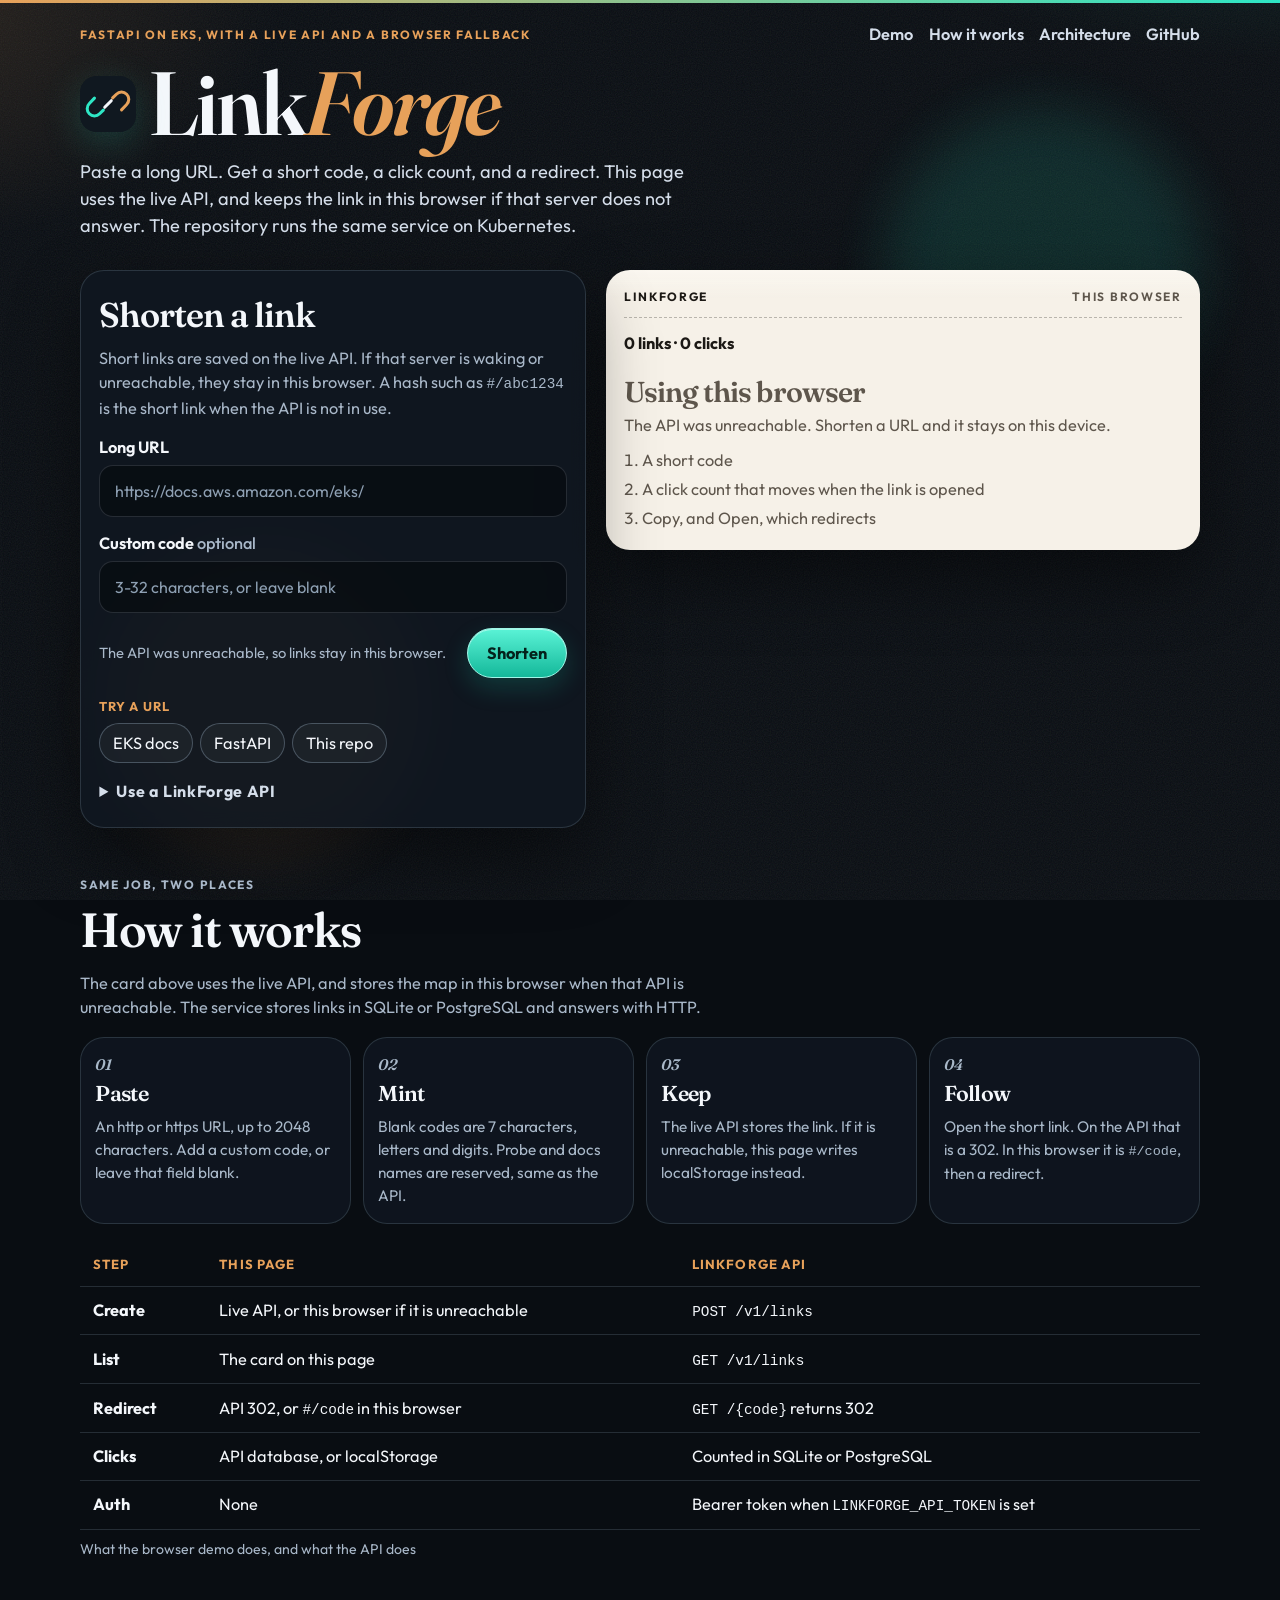
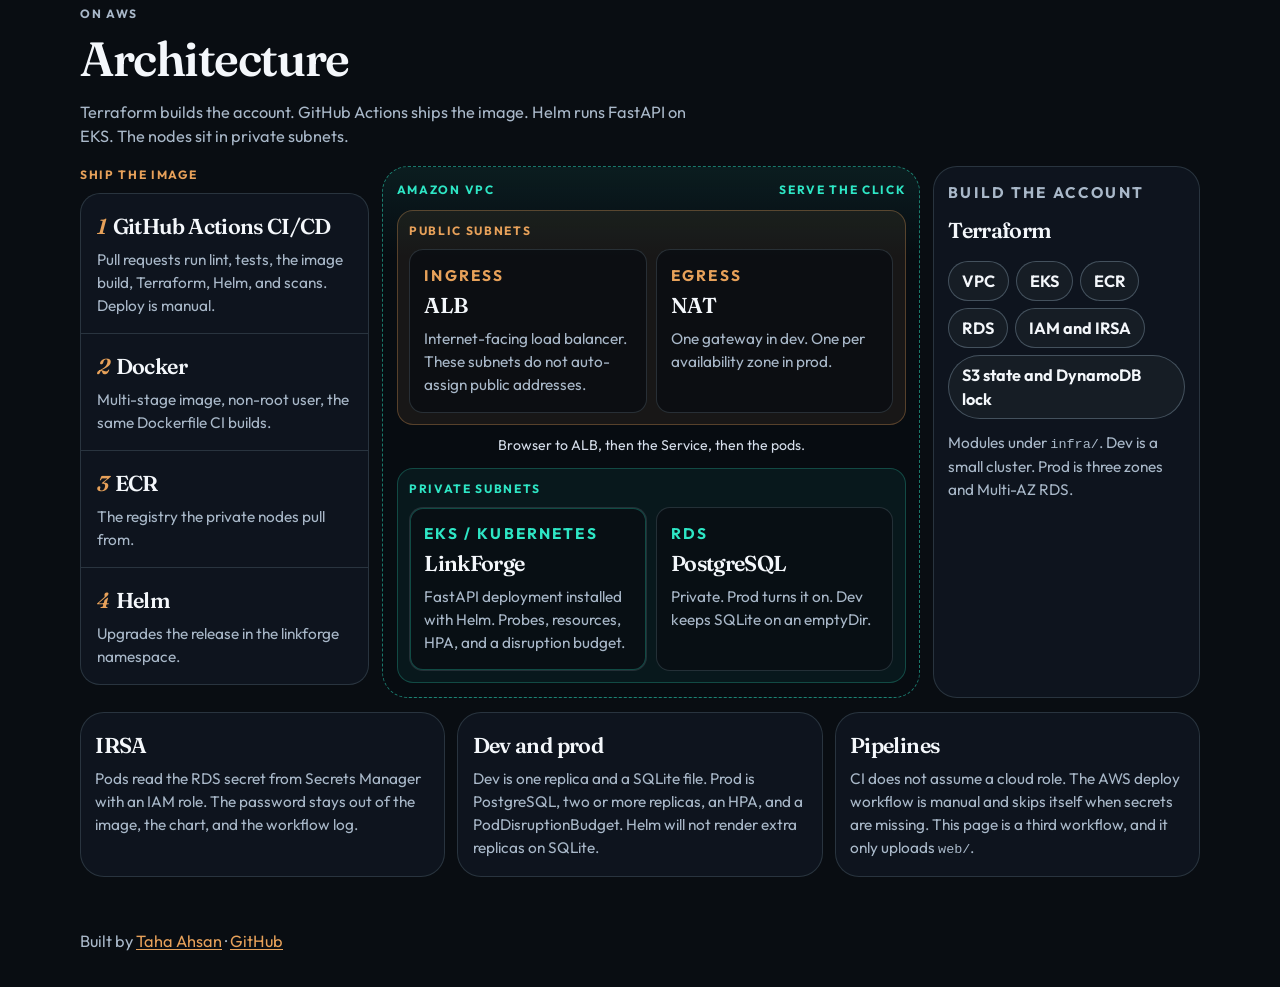
<file: web/index.html>
<!DOCTYPE html>
<html lang="en">
  <head>
    <meta charset="utf-8" />
    <meta name="viewport" content="width=device-width, initial-scale=1" />
    <title>LinkForge — URL shortener on EKS</title>
    <meta
      name="description"
      content="Paste a long URL, get a short code, and follow it in the browser. LinkForge is a FastAPI shortener packaged for AWS EKS."
    />
    <meta name="theme-color" content="#090d12" />
    <link rel="canonical" href="https://taha080.github.io/aws-eks-devops-platform/" />
    <meta property="og:title" content="LinkForge" />
    <meta
      property="og:description"
      content="A URL shortener you can try in the browser, and the EKS platform that runs the real API."
    />
    <meta property="og:type" content="website" />
    <meta property="og:url" content="https://taha080.github.io/aws-eks-devops-platform/" />
    <link rel="icon" href="assets/favicon.svg" type="image/svg+xml" />
    <link rel="stylesheet" href="css/styles.css" />
  </head>
  <body>
    <a class="skip" href="#url">Skip to the shortener</a>
    <div class="atmosphere" aria-hidden="true">
      <span class="glow glow-a"></span>
      <span class="glow glow-b"></span>
    </div>

    <header class="wrap site-header">
      <div class="topbar">
        <p class="eyebrow">FastAPI on EKS, with a live API and a browser fallback</p>
        <nav aria-label="Page">
          <a href="#demo">Demo</a>
          <a href="#how">How it works</a>
          <a href="#architecture">Architecture</a>
          <a href="https://github.com/taha080/aws-eks-devops-platform" target="_blank" rel="noopener noreferrer">GitHub</a>
        </nav>
      </div>
      <div class="title-row">
        <svg class="logo" viewBox="0 0 48 48" aria-hidden="true">
          <rect width="48" height="48" rx="14" fill="#101820" />
          <g fill="none" stroke-linecap="round" stroke-width="2.6">
            <path stroke="#2ee6c5" d="M20 29.2 16.8 32.4a6.2 6.2 0 0 1-8.8-8.8L12.4 19" />
            <path stroke="#e7a15a" d="M28 18.8 31.2 15.6a6.2 6.2 0 0 1 8.8 8.8L35.6 29" />
            <path stroke="#f4f7fb" d="M21.2 26.8 26.8 21.2" />
          </g>
        </svg>
        <h1>Link<em>Forge</em></h1>
      </div>
      <p class="lede">
        Paste a long URL. Get a short code, a click count, and a redirect. This page uses the live API, and keeps the
        link in this browser if that server does not answer. The repository runs the same service on Kubernetes.
      </p>
    </header>

    <main>
      <section id="demo" class="wrap layout" aria-labelledby="demo-title">
        <div class="panel">
          <div class="panel-head">
            <h2 id="demo-title">Shorten a link</h2>
            <p>
              Short links are saved on the live API. If that server is waking or unreachable, they stay in this
              browser. A hash such as <span class="mono">#/abc1234</span> is the short link when the API is not in use.
            </p>
          </div>
          <form id="composer" novalidate>
            <label for="url">Long URL</label>
            <input
              id="url"
              name="url"
              type="text"
              inputmode="url"
              autocomplete="url"
              spellcheck="false"
              placeholder="https://docs.aws.amazon.com/eks/"
            />
            <label for="code">Custom code <span>optional</span></label>
            <input
              id="code"
              name="code"
              type="text"
              maxlength="32"
              autocapitalize="off"
              autocorrect="off"
              spellcheck="false"
              placeholder="3-32 characters, or leave blank"
            />
            <p id="form-error" class="form-error" role="alert" hidden></p>
            <div class="composer-bar">
              <p id="storage-hint" class="hint is-waking" role="status" aria-live="polite">Waking server…</p>
              <button id="shorten" class="shorten-btn" type="submit">Shorten</button>
            </div>
          </form>

          <div class="examples">
            <p id="examples-label">Try a URL</p>
            <div id="chips" class="chips" role="group" aria-labelledby="examples-label"></div>
          </div>

          <details class="method" id="api-panel">
            <summary>Use a LinkForge API</summary>
            <form id="api-form">
              <p>
                This page already uses the live API. Point it somewhere else, or choose “Use this browser”. Creating a
                link calls <span class="mono">POST /v1/links</span>. The list calls
                <span class="mono">GET /v1/links</span>. Delete calls <span class="mono">DELETE /v1/links/{code}</span>.
                Open follows the API redirect at <span class="mono">GET /{code}</span>. You can also land here with
                <span class="mono">?api=</span> and the base URL.
              </p>
              <label for="api-base">API base URL</label>
              <input
                id="api-base"
                type="text"
                inputmode="url"
                spellcheck="false"
                placeholder="https://linkforge-api-8n7y.onrender.com"
                value="https://linkforge-api-8n7y.onrender.com"
                autocomplete="off"
              />
              <label for="api-token">Bearer token <span>optional</span></label>
              <input id="api-token" type="password" autocomplete="off" placeholder="Only if LINKFORGE_API_TOKEN is set" />
              <p id="api-status" class="hint" role="status" aria-live="polite">
                Waking server… a free instance can take about 50 seconds.
              </p>
              <p id="api-error" class="form-error" role="alert" hidden></p>
              <div class="api-actions">
                <button id="api-connect" class="quiet-btn" type="submit">Connect</button>
                <button id="api-disconnect" class="quiet-btn" type="button">Use this browser</button>
                <button id="api-forget" class="quiet-btn" type="button" hidden>Remove saved token</button>
              </div>
              <p class="hint">
                The token stays in this browser. The API must allow this page's origin in
                <span class="mono">LINKFORGE_CORS_ORIGINS</span>. Write routes stay open when the token is empty.
              </p>
            </form>
          </details>
        </div>

        <section class="ticket" id="ledger" aria-labelledby="ledger-title">
          <div class="ticket-brand">
            <span>LinkForge</span>
            <span id="ledger-mode" class="is-waking">Waking server</span>
          </div>
          <h2 id="ledger-title" class="sr-only">Your links</h2>
          <p class="stats" id="stats">0 links · 0 clicks</p>
          <p id="ledger-note" class="ledger-note" hidden></p>
          <div id="empty" class="placeholder">
            <p id="empty-kicker" class="placeholder-kicker">Waking server</p>
            <p id="empty-copy">
              The free instance is starting. This can take about 50 seconds. If it does not answer, links stay in this
              browser.
            </p>
            <ol>
              <li>A short code</li>
              <li>A click count that moves when the link is opened</li>
              <li>Copy, and Open, which redirects</li>
            </ol>
          </div>
          <div id="list" class="link-list"></div>
        </section>
      </section>

      <section id="how" class="wrap band" aria-labelledby="how-title">
        <div class="band-head">
          <p class="eyebrow">Same job, two places</p>
          <h2 id="how-title">How it works</h2>
          <p>
            The card above uses the live API, and stores the map in this browser when that API is unreachable. The
            service stores links in SQLite or PostgreSQL and answers with HTTP.
          </p>
        </div>
        <ol class="steps">
          <li class="step">
            <p class="step-num">01</p>
            <h3>Paste</h3>
            <p>An http or https URL, up to 2048 characters. Add a custom code, or leave that field blank.</p>
          </li>
          <li class="step">
            <p class="step-num">02</p>
            <h3>Mint</h3>
            <p>Blank codes are 7 characters, letters and digits. Probe and docs names are reserved, same as the API.</p>
          </li>
          <li class="step">
            <p class="step-num">03</p>
            <h3>Keep</h3>
            <p>The live API stores the link. If it is unreachable, this page writes localStorage instead.</p>
          </li>
          <li class="step">
            <p class="step-num">04</p>
            <h3>Follow</h3>
            <p>Open the short link. On the API that is a 302. In this browser it is <span class="mono">#/code</span>, then a redirect.</p>
          </li>
        </ol>
        <div class="table-wrap">
          <table class="routes">
            <caption>What the browser demo does, and what the API does</caption>
            <thead>
              <tr>
                <th scope="col">Step</th>
                <th scope="col">This page</th>
                <th scope="col">LinkForge API</th>
              </tr>
            </thead>
            <tbody>
              <tr>
                <th scope="row">Create</th>
                <td>Live API, or this browser if it is unreachable</td>
                <td><span class="mono">POST /v1/links</span></td>
              </tr>
              <tr>
                <th scope="row">List</th>
                <td>The card on this page</td>
                <td><span class="mono">GET /v1/links</span></td>
              </tr>
              <tr>
                <th scope="row">Redirect</th>
                <td>API 302, or <span class="mono">#/code</span> in this browser</td>
                <td><span class="mono">GET /{code}</span> returns 302</td>
              </tr>
              <tr>
                <th scope="row">Clicks</th>
                <td>API database, or localStorage</td>
                <td>Counted in SQLite or PostgreSQL</td>
              </tr>
              <tr>
                <th scope="row">Auth</th>
                <td>None</td>
                <td>Bearer token when <span class="mono">LINKFORGE_API_TOKEN</span> is set</td>
              </tr>
            </tbody>
          </table>
        </div>
      </section>

      <section id="architecture" class="wrap band" aria-labelledby="architecture-title">
        <div class="band-head">
          <p class="eyebrow">On AWS</p>
          <h2 id="architecture-title">Architecture</h2>
          <p>
            Terraform builds the account. GitHub Actions ships the image. Helm runs FastAPI on EKS. The nodes sit in
            private subnets.
          </p>
        </div>

        <div class="map">
          <div class="map-col">
            <p class="map-kicker">Ship the image</p>
            <ol class="rail">
              <li>
                <h3>GitHub Actions CI/CD</h3>
                <p>Pull requests run lint, tests, the image build, Terraform, Helm, and scans. Deploy is manual.</p>
              </li>
              <li>
                <h3>Docker</h3>
                <p>Multi-stage image, non-root user, the same Dockerfile CI builds.</p>
              </li>
              <li>
                <h3>ECR</h3>
                <p>The registry the private nodes pull from.</p>
              </li>
              <li>
                <h3>Helm</h3>
                <p>Upgrades the release in the linkforge namespace.</p>
              </li>
            </ol>
          </div>

          <div class="vpc">
            <p class="vpc-label"><span>Amazon VPC</span><span>Serve the click</span></p>
            <div class="subnet public">
              <p class="subnet-name">Public subnets</p>
              <div class="subnet-nodes">
                <article class="node">
                  <p class="node-kicker">Ingress</p>
                  <h3>ALB</h3>
                  <p>Internet-facing load balancer. These subnets do not auto-assign public addresses.</p>
                </article>
                <article class="node">
                  <p class="node-kicker">Egress</p>
                  <h3>NAT</h3>
                  <p>One gateway in dev. One per availability zone in prod.</p>
                </article>
              </div>
            </div>
            <p class="hop">Browser to ALB, then the Service, then the pods.</p>
            <div class="subnet private">
              <p class="subnet-name">Private subnets</p>
              <div class="subnet-nodes">
                <article class="node node-main">
                  <p class="node-kicker">EKS / Kubernetes</p>
                  <h3>LinkForge</h3>
                  <p>FastAPI deployment installed with Helm. Probes, resources, HPA, and a disruption budget.</p>
                </article>
                <article class="node">
                  <p class="node-kicker">RDS</p>
                  <h3>PostgreSQL</h3>
                  <p>Private. Prod turns it on. Dev keeps SQLite on an emptyDir.</p>
                </article>
              </div>
            </div>
          </div>

          <aside class="platform">
            <p class="map-kicker">Build the account</p>
            <h3>Terraform</h3>
            <ul class="pills">
              <li>VPC</li>
              <li>EKS</li>
              <li>ECR</li>
              <li>RDS</li>
              <li>IAM and IRSA</li>
              <li>S3 state and DynamoDB lock</li>
            </ul>
            <p>Modules under <span class="mono">infra/</span>. Dev is a small cluster. Prod is three zones and Multi-AZ RDS.</p>
          </aside>
        </div>

        <div class="notes">
          <article>
            <h3>IRSA</h3>
            <p>
              Pods read the RDS secret from Secrets Manager with an IAM role. The password stays out of the image, the
              chart, and the workflow log.
            </p>
          </article>
          <article>
            <h3>Dev and prod</h3>
            <p>
              Dev is one replica and a SQLite file. Prod is PostgreSQL, two or more replicas, an HPA, and a
              PodDisruptionBudget. Helm will not render extra replicas on SQLite.
            </p>
          </article>
          <article>
            <h3>Pipelines</h3>
            <p>
              CI does not assume a cloud role. The AWS deploy workflow is manual and skips itself when secrets are
              missing. This page is a third workflow, and it only uploads <span class="mono">web/</span>.
            </p>
          </article>
        </div>
      </section>
    </main>

    <footer class="wrap site-footer">
      <p>
        Built by
        <a href="https://www.linkedin.com/in/taha-ahsan-832475270/" target="_blank" rel="noopener noreferrer">Taha Ahsan</a>
        ·
        <a href="https://github.com/taha080" target="_blank" rel="noopener noreferrer">GitHub</a>
      </p>
    </footer>

    <div id="gate" class="gate" hidden>
      <div class="gate-card" role="dialog" aria-modal="true" aria-labelledby="gate-title">
        <p id="gate-kicker" class="eyebrow">Short link</p>
        <h2 id="gate-title">Taking you there</h2>
        <p id="gate-copy"></p>
        <p id="gate-url" class="gate-url"></p>
        <div class="gate-bar" id="gate-bar" hidden><span></span></div>
        <div class="gate-actions">
          <a id="gate-go" class="shorten-btn" href="" rel="noopener noreferrer">Continue</a>
          <button id="gate-stay" class="quiet-btn" type="button">Stay here</button>
        </div>
      </div>
    </div>

    <noscript>LinkForge's demo needs JavaScript. The shortener still runs entirely in your browser once it is on.</noscript>
    <script src="js/engine.js"></script>
    <script src="js/app.js"></script>
  </body>
</html>
</file>
<file: web/css/styles.css>
@font-face {
  font-family: "Fraunces";
  font-style: normal;
  font-weight: 600;
  font-display: swap;
  src: url("../fonts/fraunces-600.woff2") format("woff2");
}

@font-face {
  font-family: "Fraunces";
  font-style: italic;
  font-weight: 600;
  font-display: swap;
  src: url("../fonts/fraunces-600-italic.woff2") format("woff2");
}

@font-face {
  font-family: "Outfit";
  font-style: normal;
  font-weight: 400 700;
  font-display: swap;
  src: url("../fonts/outfit-latin.woff2") format("woff2");
}

:root {
  --bg: #090d12;
  --raise: rgba(16, 24, 34, 0.78);
  --ink: #f4f7fb;
  --muted: #d5deea;
  --dim: #a9b8c9;
  --line: rgba(186, 214, 236, 0.16);
  --copper: #e7a15a;
  --teal: #2ee6c5;
  --teal-ink: #04221c;
  --paper: #f6f1e8;
  --paper-ink: #1c1915;
  --paper-dim: #5e564c;
  --shadow: 0 28px 70px rgba(0, 0, 0, 0.42);
  --display: "Fraunces", Georgia, "Times New Roman", serif;
  --sans: "Outfit", "Segoe UI", sans-serif;
  --mono: ui-monospace, "SFMono-Regular", "Cascadia Code", monospace;
  color-scheme: dark;
}

* { box-sizing: border-box; }

[hidden] { display: none !important; }

html { scroll-behavior: smooth; }

body {
  margin: 0;
  min-height: 100vh;
  display: flex;
  flex-direction: column;
  color: var(--ink);
  font-family: var(--sans);
  font-size: 1.02rem;
  line-height: 1.5;
  background:
    radial-gradient(880px 460px at 100% -8%, rgba(46, 230, 197, 0.16), transparent 58%),
    radial-gradient(720px 420px at -12% 0%, rgba(231, 161, 90, 0.16), transparent 60%),
    var(--bg);
}

body::before {
  content: "";
  position: fixed;
  inset: 0;
  pointer-events: none;
  opacity: 0.16;
  background-image: url("data:image/svg+xml,%3Csvg xmlns='http://www.w3.org/2000/svg' width='140' height='140'%3E%3Cfilter id='n'%3E%3CfeTurbulence type='fractalNoise' baseFrequency='.85' numOctaves='2' stitchTiles='stitch'/%3E%3C/filter%3E%3Crect width='140' height='140' filter='url(%23n)' opacity='.55'/%3E%3C/svg%3E");
  z-index: 0;
}

body::after {
  content: "";
  position: fixed;
  top: 0;
  left: 0;
  right: 0;
  height: 3px;
  z-index: 30;
  pointer-events: none;
  background: linear-gradient(90deg, var(--copper), var(--teal));
}

.atmosphere { position: fixed; inset: 0; pointer-events: none; overflow: hidden; z-index: 0; }

.glow {
  position: absolute;
  width: 320px;
  height: 320px;
  border-radius: 50%;
  filter: blur(28px);
  opacity: 0.45;
}

.glow-a {
  top: 12%;
  right: 6%;
  background: rgba(46, 230, 197, 0.28);
  animation: drift 16s ease-in-out infinite alternate;
}

.glow-b {
  bottom: 4%;
  left: 8%;
  background: rgba(231, 161, 90, 0.22);
  animation: drift 20s ease-in-out infinite alternate-reverse;
}

@keyframes drift {
  from { transform: translate3d(0, 0, 0); }
  to { transform: translate3d(-28px, 18px, 0); }
}

.skip {
  position: absolute;
  left: 12px;
  top: -48px;
  background: var(--teal);
  color: var(--teal-ink);
  padding: 0.4rem 0.7rem;
  border-radius: 8px;
  z-index: 40;
}

.skip:focus { top: 12px; }

.wrap {
  width: min(1120px, calc(100% - 32px));
  margin-inline: auto;
  position: relative;
  z-index: 1;
}

.site-header { padding: 1.4rem 0 0.4rem; }

.topbar {
  display: flex;
  justify-content: space-between;
  align-items: center;
  gap: 1rem 1.4rem;
  flex-wrap: wrap;
}

.eyebrow, .map-kicker, .node-kicker, .subnet-name {
  margin: 0;
  letter-spacing: 0.14em;
  text-transform: uppercase;
  font-size: 0.75rem;
  font-weight: 700;
  color: var(--copper);
}

.topbar nav {
  display: flex;
  flex-wrap: wrap;
  gap: 0.35rem 0.95rem;
}

.topbar a {
  color: var(--muted);
  text-decoration: none;
  font-weight: 600;
}

.topbar a:hover { color: var(--ink); }

.title-row {
  display: flex;
  align-items: center;
  gap: 0.75rem;
  margin-top: 1.1rem;
}

.logo {
  width: 56px;
  height: 56px;
  flex: none;
  filter: drop-shadow(0 10px 18px rgba(46, 230, 197, 0.18));
}

h1, h2, .placeholder-kicker, .link-code, .step-num {
  font-family: var(--display);
  font-weight: 600;
  letter-spacing: -0.03em;
}

h1 {
  margin: 0;
  font-size: clamp(3rem, 12vw, 5.6rem);
  line-height: 0.88;
}

h1 em {
  font-style: italic;
  color: var(--copper);
}

.lede, .band-head p, .panel-head p, .hint, .step p, .node p, .platform p, .notes p, .rail p {
  color: var(--dim);
}

.lede {
  max-width: 40rem;
  margin: 0.9rem 0 0;
  color: var(--muted);
  font-size: 1.14rem;
}

.layout {
  display: grid;
  grid-template-columns: minmax(0, 0.92fr) minmax(0, 1.08fr);
  gap: 1.2rem;
  align-items: start;
  padding: 1.5rem 0 0.4rem;
}

.panel, .ticket, .step, .notes article, .rail li, .node, .platform {
  border-radius: 24px;
}

.panel {
  background: var(--raise);
  border: 1px solid var(--line);
  padding: 1.15rem 1.15rem 1.05rem;
  box-shadow: var(--shadow);
  backdrop-filter: blur(8px);
}

.panel-head h2, .band-head h2, .gate-card h2 {
  margin: 0 0 0.3rem;
  font-size: clamp(1.7rem, 3vw, 2.15rem);
}

.panel-head p, .band-head p { margin: 0; }

label {
  display: block;
  margin-top: 0.9rem;
  font-weight: 650;
}

label span { color: var(--dim); font-weight: 500; }

input[type="text"], input[type="password"] {
  width: 100%;
  margin-top: 0.35rem;
  min-height: 52px;
  border-radius: 14px;
  border: 1px solid rgba(220, 232, 244, 0.14);
  background: rgba(5, 8, 12, 0.55);
  color: var(--ink);
  font: inherit;
  font-size: 1rem;
  padding: 0.7rem 0.9rem;
}

input::placeholder { color: #8ea0b3; }

.composer-bar, .api-actions, .gate-actions {
  display: flex;
  justify-content: space-between;
  align-items: center;
  gap: 0.75rem;
  margin-top: 0.9rem;
}

.hint { margin: 0; font-size: 0.92rem; }

@keyframes wake-pulse {
  50% { opacity: 0.55; }
}

.hint.is-waking {
  color: var(--teal);
  animation: wake-pulse 1.6s ease-in-out infinite;
}

#ledger-mode.is-waking { color: #0f766e; }

.composer-bar .hint { flex: 1; }

.composer-bar .shorten-btn { flex-shrink: 0; }

.shorten-btn, .quiet-btn, .chip, .ghost {
  font: inherit;
  cursor: pointer;
}

.shorten-btn {
  border: 1px solid #9ff7e8;
  background: linear-gradient(180deg, #5af3d6, #14b89a);
  color: var(--teal-ink);
  font-weight: 700;
  border-radius: 999px;
  min-height: 48px;
  padding: 0.75rem 1.2rem;
  text-decoration: none;
  display: inline-flex;
  align-items: center;
  justify-content: center;
  box-shadow: inset 0 1px 0 rgba(255, 255, 255, 0.45), 0 10px 24px rgba(20, 184, 154, 0.22);
}

.shorten-btn:hover { filter: brightness(1.05); }
.shorten-btn:active { transform: translateY(1px); }
.shorten-btn:disabled, .quiet-btn:disabled { opacity: 0.6; cursor: wait; }

.form-error, .ledger-note {
  margin: 0.75rem 0 0;
  border-radius: 12px;
  padding: 0.55rem 0.75rem;
}

.form-error {
  color: #ffd7cc;
  background: rgba(180, 60, 40, 0.32);
}

.examples { margin-top: 1.15rem; }

.examples > p, .method summary {
  margin: 0 0 0.45rem;
  font-size: 0.8rem;
  letter-spacing: 0.08em;
  text-transform: uppercase;
  color: var(--copper);
  font-weight: 700;
}

.chips, .pills { display: flex; flex-wrap: wrap; gap: 0.45rem; }

.chip, .quiet-btn, .pills li {
  min-height: 40px;
  border-radius: 999px;
  border: 1px solid rgba(186, 214, 236, 0.28);
  background: rgba(244, 247, 251, 0.04);
  color: var(--ink);
  padding: 0.4rem 0.8rem;
}

.chip:hover, .chip.is-on, .quiet-btn:hover {
  background: rgba(46, 230, 197, 0.12);
  border-color: rgba(46, 230, 197, 0.7);
}

.method { margin-top: 1rem; }
.method summary { cursor: pointer; letter-spacing: 0.04em; text-transform: none; font-size: 1rem; color: var(--muted); }
.method p { margin: 0.55rem 0 0; color: var(--dim); }
.method .hint { margin-top: 0.7rem; }

.api-actions { flex-wrap: wrap; justify-content: flex-start; }

.ticket {
  background:
    linear-gradient(180deg, rgba(255, 252, 247, 0.55), transparent 28px),
    var(--paper);
  color: var(--paper-ink);
  color-scheme: light;
  padding: 1.1rem 1.15rem 1.2rem;
  box-shadow: var(--shadow);
}

.ticket-brand {
  display: flex;
  justify-content: space-between;
  gap: 1rem;
  padding-bottom: 0.7rem;
  border-bottom: 1px dashed rgba(28, 25, 21, 0.28);
  font-size: 0.75rem;
  letter-spacing: 0.14em;
  text-transform: uppercase;
  font-weight: 700;
}

#ledger-mode { color: var(--paper-dim); font-weight: 650; }

.stats {
  margin: 0.85rem 0 0;
  font-weight: 700;
}

.placeholder { padding-top: 0.85rem; }
.placeholder-kicker { font-size: 1.8rem; margin: 0 0 0.35rem; }
.placeholder p { margin: 0; color: var(--paper-dim); }
.placeholder ol { margin: 0.7rem 0 0; padding-left: 1.15rem; color: var(--paper-dim); }
.placeholder li + li { margin-top: 0.28rem; }

.ledger-note {
  color: #7c2d12;
  background: rgba(180, 60, 40, 0.12);
}

.link { padding: 0.95rem 0 0.15rem; border-top: 1px solid rgba(28, 25, 21, 0.1); margin-top: 0.7rem; }

.link-head, .link-actions, .rewrite-head { display: flex; justify-content: space-between; gap: 0.8rem; align-items: flex-start; }

.link-code { margin: 0; font-size: 1.7rem; line-height: 1; }

.link-meta { text-align: right; }
.link-clicks, .link-when, .link-target, .link-short { margin: 0; }
.link-clicks { font-weight: 700; color: #0f766e; }
.link-when, .link-short { color: var(--paper-dim); }
.link-when { font-size: 0.85rem; }
.link-target {
  margin-top: 0.4rem;
  display: -webkit-box;
  -webkit-line-clamp: 2;
  -webkit-box-orient: vertical;
  overflow: hidden;
  overflow-wrap: anywhere;
}
.link-short {
  margin-top: 0.25rem;
  font-family: var(--mono);
  font-size: 0.82rem;
  overflow-wrap: anywhere;
}

.link-actions { margin-top: 0.7rem; justify-content: flex-start; flex-wrap: wrap; }

.ghost {
  min-height: 40px;
  border-radius: 999px;
  border: 1px solid rgba(28, 25, 21, 0.18);
  background: #fffaf4;
  color: var(--paper-ink);
  padding: 0.35rem 0.8rem;
  font-weight: 650;
  text-decoration: none;
  display: inline-flex;
  align-items: center;
}

.ghost:hover { border-color: #0f766e; }
.ghost.is-copied { background: #1f7a45; color: #f3fff6; border-color: #1f7a45; }
.ghost.danger[data-armed="yes"] { background: #9a3412; color: #fffaf4; border-color: #9a3412; }

.link.is-new { animation: rise 0.7s ease; }

@keyframes rise {
  from { background: rgba(20, 184, 154, 0.2); }
  to { background: transparent; }
}

.band { padding: 2.6rem 0 0.2rem; }

.band-head { max-width: 40rem; margin-bottom: 1.1rem; }
.band-head h2 { font-size: clamp(2rem, 5vw, 3rem); }

.steps {
  display: grid;
  grid-template-columns: repeat(4, minmax(0, 1fr));
  gap: 0.75rem;
  margin: 0;
  padding: 0;
  list-style: none;
}

.step, .notes article, .platform, .rail li, .node {
  background: var(--raise);
  border: 1px solid var(--line);
  padding: 0.9rem 0.9rem 1rem;
}

.step-num {
  margin: 0;
  color: var(--copper);
  font-style: italic;
  font-size: 1.6rem;
}

.step h3, .notes h3, .rail h3, .node h3, .platform h3 {
  margin: 0.15rem 0 0.3rem;
  font-family: var(--display);
  font-size: 1.35rem;
  font-weight: 600;
  letter-spacing: -0.03em;
}

.step p, .notes p, .rail p, .node p, .platform > p { margin: 0; font-size: 0.96rem; }

.table-wrap { overflow-x: auto; margin-top: 1.2rem; }

.routes {
  width: 100%;
  border-collapse: collapse;
  min-width: 36rem;
}

.routes caption {
  caption-side: bottom;
  text-align: left;
  color: var(--dim);
  padding-top: 0.55rem;
  font-size: 0.88rem;
}

.routes th, .routes td {
  text-align: left;
  padding: 0.7rem 0.8rem;
  border-bottom: 1px solid var(--line);
  vertical-align: top;
}

.routes thead th { color: var(--copper); font-size: 0.82rem; letter-spacing: 0.08em; text-transform: uppercase; }

.mono, .routes .mono, .panel .mono, .band .mono {
  font-family: var(--mono);
  font-size: 0.88em;
}

.map {
  display: grid;
  grid-template-columns: minmax(200px, 0.78fr) minmax(0, 1.45fr) minmax(190px, 0.72fr);
  gap: 0.8rem;
  align-items: stretch;
}

.rail {
  list-style: none;
  margin: 0.55rem 0 0;
  padding: 0;
  display: grid;
}

.rail li {
  border-radius: 0;
  border-bottom: 0;
  position: relative;
  padding-left: 1rem;
}

.rail li:first-child { border-radius: 20px 20px 0 0; }
.rail li:last-child { border-bottom: 1px solid var(--line); border-radius: 0 0 20px 20px; }

.rail { counter-reset: ship; }
.rail li { counter-increment: ship; }
.rail h3::before {
  content: counter(ship);
  color: var(--copper);
  font-style: italic;
  margin-right: 0.4rem;
}

.vpc {
  border: 1px dashed rgba(46, 230, 197, 0.5);
  border-radius: 26px;
  padding: 0.85rem;
  background:
    linear-gradient(180deg, rgba(46, 230, 197, 0.08), transparent 90px),
    rgba(8, 12, 18, 0.45);
}

.vpc-label {
  display: flex;
  justify-content: space-between;
  gap: 0.8rem;
  margin: 0;
  color: var(--teal);
  letter-spacing: 0.14em;
  text-transform: uppercase;
  font-size: 0.75rem;
  font-weight: 700;
}

.subnet { margin-top: 0.7rem; border-radius: 16px; padding: 0.7rem; }
.subnet.public { background: rgba(231, 161, 90, 0.08); border: 1px solid rgba(231, 161, 90, 0.3); }
.subnet.private { background: rgba(46, 230, 197, 0.06); border: 1px solid rgba(46, 230, 197, 0.24); }
.public .node-kicker, .public .subnet-name { color: var(--copper); }
.private .node-kicker, .private .subnet-name { color: var(--teal); }

.subnet-nodes { display: grid; grid-template-columns: 1fr 1fr; gap: 0.55rem; margin-top: 0.55rem; }

.node { border-radius: 14px; background: rgba(9, 13, 18, 0.72); }
.node-main { box-shadow: inset 0 0 0 1px rgba(46, 230, 197, 0.28); }

.hop {
  margin: 0.65rem 0 0;
  text-align: center;
  color: var(--muted);
  font-size: 0.88rem;
}

.platform { margin-top: 0; display: flex; flex-direction: column; gap: 0.35rem; }
.platform .map-kicker { margin-bottom: 0.15rem; }
.pills { margin: 0.2rem 0 0.4rem; padding: 0; list-style: none; }
.pills li { display: inline-flex; align-items: center; font-weight: 650; }

.notes {
  display: grid;
  grid-template-columns: repeat(3, minmax(0, 1fr));
  gap: 0.75rem;
  margin-top: 0.9rem;
}

.site-footer {
  margin-top: auto;
  padding: 2rem 0 1.5rem;
  color: var(--dim);
}

.site-footer a { color: var(--copper); text-underline-offset: 0.15em; }

.gate {
  position: fixed;
  inset: 0;
  z-index: 20;
  display: grid;
  place-items: center;
  padding: 1.2rem;
  background: rgba(6, 8, 12, 0.72);
  backdrop-filter: blur(8px);
}

.gate-card {
  width: min(460px, 100%);
  background: var(--paper);
  color: var(--paper-ink);
  color-scheme: light;
  border-radius: 28px;
  padding: 1.25rem 1.25rem 1.15rem;
  box-shadow: var(--shadow);
}

.gate-card .eyebrow { margin-bottom: 0.35rem; }
.gate-card p { margin: 0.35rem 0 0; }
.gate-url {
  margin-top: 0.7rem !important;
  font-family: var(--mono);
  font-size: 0.92rem;
  color: var(--paper-dim);
  overflow-wrap: anywhere;
}

.gate-bar {
  height: 6px;
  margin-top: 0.9rem;
  border-radius: 999px;
  background: rgba(28, 25, 21, 0.1);
  overflow: hidden;
}

.gate-bar span {
  display: block;
  height: 100%;
  width: 100%;
  background: linear-gradient(90deg, #0f766e, #2ee6c5);
  transform: scaleX(0);
  transform-origin: left;
}

.gate-bar span.is-running { animation: fill 2s linear forwards; }

@keyframes fill { to { transform: scaleX(1); } }

.gate-actions .quiet-btn {
  color: var(--paper-ink);
  border-color: rgba(28, 25, 21, 0.2);
  background: transparent;
}

.sr-only {
  position: absolute;
  width: 1px;
  height: 1px;
  padding: 0;
  margin: -1px;
  overflow: hidden;
  clip: rect(0, 0, 0, 0);
  border: 0;
}

:focus-visible { outline: 2px solid var(--teal); outline-offset: 3px; }
.ticket :focus-visible, .gate-card :focus-visible { outline-color: #0f766e; }
::selection { background: #2ee6c5; color: #04221c; }

.is-shaking { animation: shake 0.4s linear; }

@keyframes shake {
  25% { transform: translateX(-3px); }
  50% { transform: translateX(3px); }
  75% { transform: translateX(-2px); }
}

noscript {
  display: block;
  position: relative;
  z-index: 1;
  padding: 1rem;
  text-align: center;
  color: var(--copper);
}

#demo, #how, #architecture { scroll-margin-top: 16px; }

@media (min-width: 901px) {
  .panel, .ticket {
    max-height: calc(100vh - 28px);
    overflow: auto;
  }
  .panel { position: sticky; top: 14px; }
}

@media (max-width: 980px) {
  .map, .notes, .steps { grid-template-columns: 1fr 1fr; }
  .vpc { grid-column: 1 / -1; }
}

@media (max-width: 900px) {
  .layout { grid-template-columns: 1fr; }
  .panel { position: static; max-height: none; }
  .ticket { max-height: none; }
  .composer-bar { flex-direction: column; align-items: stretch; }
  .shorten-btn { width: 100%; }
}

@media (max-width: 640px) {
  .steps, .notes, .map, .subnet-nodes { grid-template-columns: 1fr; }
  .vpc { grid-column: auto; }
  .site-header { padding-top: 1.1rem; }
  .logo { width: 44px; height: 44px; }
  .link-head { flex-direction: column; }
  .link-meta { text-align: left; }
}

@media (prefers-reduced-motion: reduce) {
  *, *::before, *::after {
    animation: none !important;
    scroll-behavior: auto !important;
    transition: none !important;
  }
}
</file>
